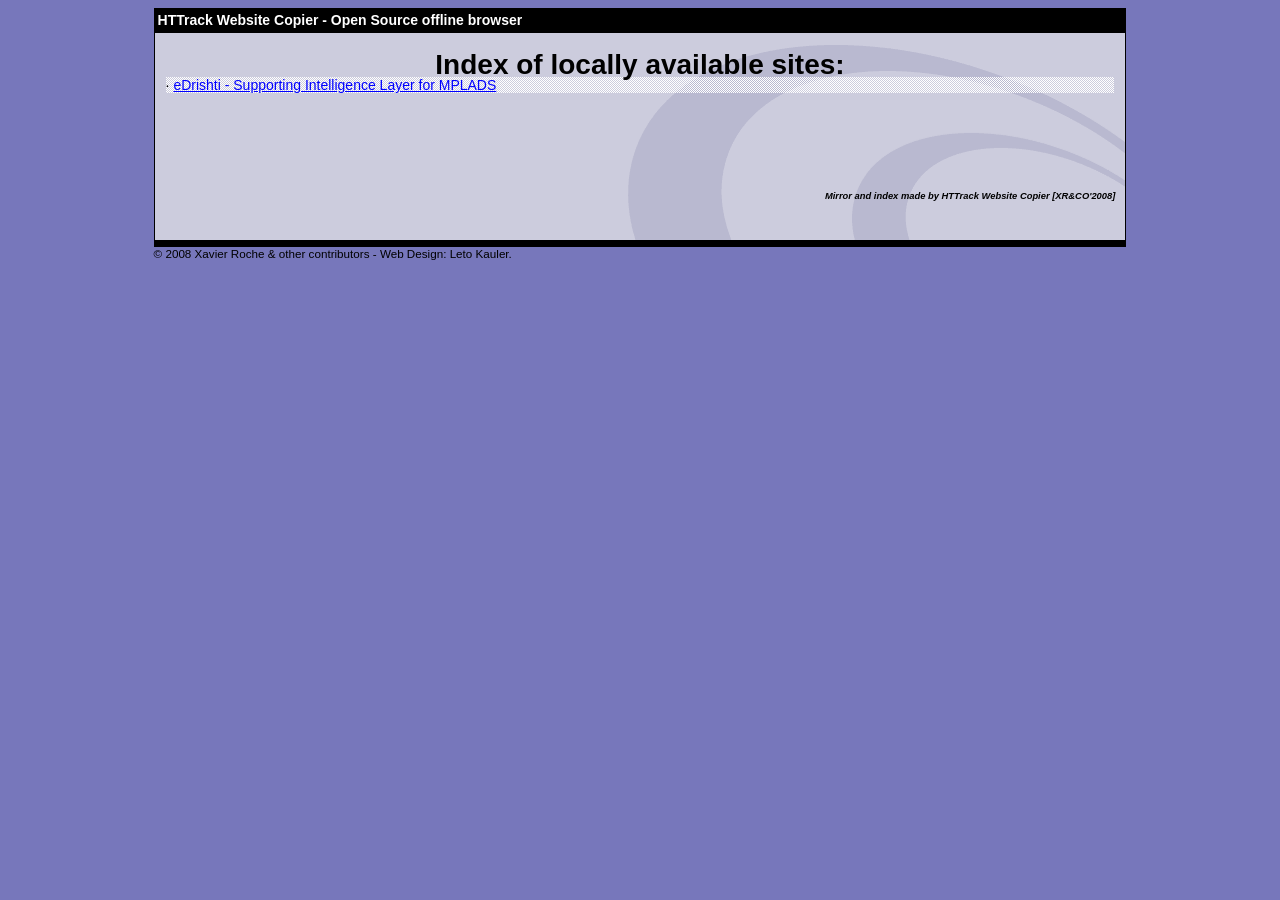
<file: index.html>
<html xmlns="http://www.w3.org/1999/xhtml" lang="en">

<head>
	<meta http-equiv="Content-Type" content="text/html; charset=utf-8" />
	
	<title>Local index - HTTrack Website Copier</title>
  <!-- Mirror and index made by HTTrack Website Copier/3.49-2 [XR&CO'2014] -->
	<style type="text/css">
	<!--

body {
	margin: 0;  padding: 0;  margin-bottom: 15px;  margin-top: 8px;
	background: #77b;
}
body, td {
	font: 14px "Trebuchet MS", Verdana, Arial, Helvetica, sans-serif;
	}

#subTitle {
	background: #000;  color: #fff;  padding: 4px;  font-weight: bold; 
	}

#siteNavigation a, #siteNavigation .current {
	font-weight: bold;  color: #448;
	}
#siteNavigation a:link    { text-decoration: none; }
#siteNavigation a:visited { text-decoration: none; }

#siteNavigation .current { background-color: #ccd; }

#siteNavigation a:hover   { text-decoration: none;  background-color: #fff;  color: #000; }
#siteNavigation a:active  { text-decoration: none;  background-color: #ccc; }


a:link    { text-decoration: underline;  color: #00f; }
a:visited { text-decoration: underline;  color: #000; }
a:hover   { text-decoration: underline;  color: #c00; }
a:active  { text-decoration: underline; }

#pageContent {
	clear: both;
	border-bottom: 6px solid #000;
	padding: 10px;  padding-top: 20px;
	line-height: 1.65em;
	background-image: url(backblue.gif);
	background-repeat: no-repeat;
	background-position: top right;
	}

#pageContent, #siteNavigation {
	background-color: #ccd;
	}


.imgLeft  { float: left;   margin-right: 10px;  margin-bottom: 10px; }
.imgRight { float: right;  margin-left: 10px;   margin-bottom: 10px; }

hr { height: 1px;  color: #000;  background-color: #000;  margin-bottom: 15px; }

h1 { margin: 0;  font-weight: bold;  font-size: 2em; }
h2 { margin: 0;  font-weight: bold;  font-size: 1.6em; }
h3 { margin: 0;  font-weight: bold;  font-size: 1.3em; }
h4 { margin: 0;  font-weight: bold;  font-size: 1.18em; }

.blak { background-color: #000; }
.hide { display: none; }
.tableWidth { min-width: 400px; }

.tblRegular       { border-collapse: collapse; }
.tblRegular td    { padding: 6px;  background-image: url(fade.gif);  border: 2px solid #99c; }
.tblHeaderColor, .tblHeaderColor td { background: #99c; }
.tblNoBorder td   { border: 0; }



</style>

</head>

<table width="76%" border="0" align="center" cellspacing="0" cellpadding="3" class="tableWidth">
	<tr>
	<td id="subTitle">HTTrack Website Copier - Open Source offline browser</td>
	</tr>
</table>
<table width="76%" border="0" align="center" cellspacing="0" cellpadding="0" class="tableWidth">
<tr class="blak">
<td>
	<table width="100%" border="0" align="center" cellspacing="1" cellpadding="0">
	<tr>
	<td colspan="6"> 
		<table width="100%" border="0" align="center" cellspacing="0" cellpadding="10">
		<tr> 
		<td id="pageContent"> 
<!-- ==================== End prologue ==================== -->

	<meta name="generator" content="HTTrack Website Copier/3.x">
	<TITLE>Local index - HTTrack</TITLE>
</HEAD>
<BODY>
<H1 ALIGN=Center>Index of locally available sites:</H1>
	<TABLE BORDER="0" WIDTH="100%" CELLSPACING="1" CELLPADDING="0">
		<TR>
			<TD BACKGROUND="fade.gif">
				&middot;
					<A HREF="www.bharatnowsolutions.com/index.html">
						eDrishti - Supporting Intelligence Layer for MPLADS
					</A>		
			</TD>
		</TR>
	</TABLE>
	<BR>
	<BR>
	<BR>
  	<H6 ALIGN="RIGHT">
	<I>Mirror and index made by HTTrack Website Copier [XR&amp;CO'2008]</I>
	</H6>


<!-- ==================== Start epilogue ==================== -->
		</td>
		</tr>
		</table>
	</td>
	</tr>
	</table>
</td>
</tr>
</table>

<table width="76%" border="0" align="center" valign="bottom" cellspacing="0" cellpadding="0">
	<tr>
	<td id="footer"><small>&copy; 2008 Xavier Roche & other contributors - Web Design: Leto Kauler.</small></td>
	</tr>
</table>

</body>

</html>
</file>
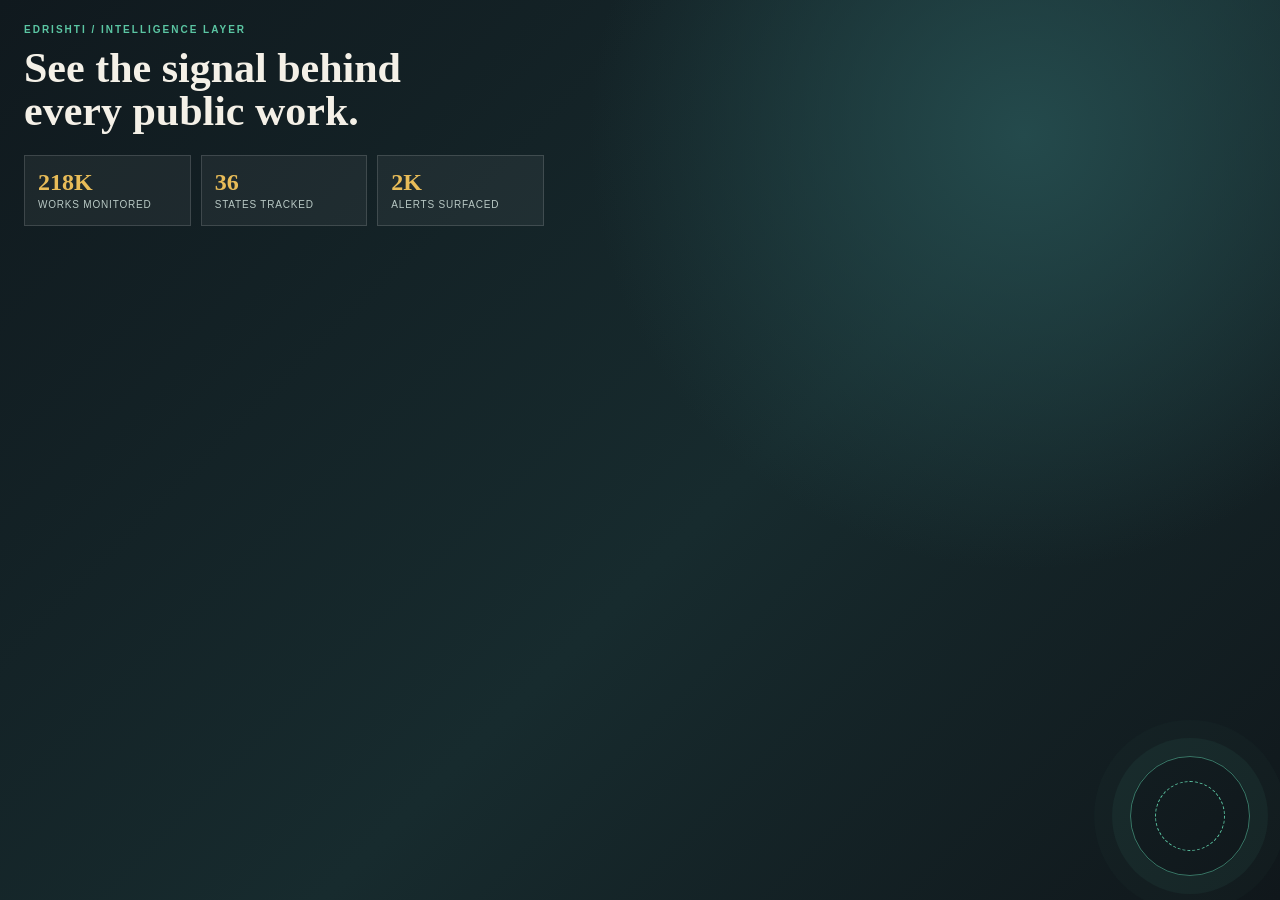
<file: www.bharatnowsolutions.com/overview.html>
<!doctype html>
<html lang="en">
  <head>
    <meta charset="utf-8" />
    <meta name="viewport" content="width=device-width, initial-scale=1" />
    <title>eDrishti System Overview</title>
    <style>
      :root {
        --ink: #f4f0e7;
        --muted: #b8c8c4;
        --green: #5bc6a3;
        --amber: #e8bc58;
      }
      * {
        box-sizing: border-box;
      }
      html,
      body {
        height: 100%;
        margin: 0;
      }
      body {
        display: grid;
        place-items: center;
        overflow: hidden;
        color: var(--ink);
        background:
          radial-gradient(circle at 80% 15%, #244a4c 0, transparent 34%),
          linear-gradient(135deg, #10191e, #172b2e 56%, #10171b);
        font:
          14px Georgia,
          serif;
      }
      .scene {
        width: 100%;
        height: 100%;
        padding: 24px;
        position: relative;
      }
      .label {
        color: var(--green);
        font:
          700 10px Arial,
          sans-serif;
        letter-spacing: 0.2em;
        text-transform: uppercase;
      }
      h1 {
        max-width: 400px;
        margin: 12px 0 22px;
        font-size: clamp(24px, 4vw, 42px);
        line-height: 1.02;
        font-weight: 600;
      }
      .signal {
        display: grid;
        grid-template-columns: repeat(3, 1fr);
        gap: 10px;
        max-width: 520px;
      }
      .metric {
        padding: 13px;
        border: 1px solid #ffffff24;
        background: #ffffff0d;
      }
      .metric strong {
        display: block;
        color: var(--amber);
        font-size: 24px;
      }
      .metric span {
        color: var(--muted);
        font:
          10px Arial,
          sans-serif;
        letter-spacing: 0.08em;
        text-transform: uppercase;
      }
      .pulse {
        position: absolute;
        right: 30px;
        bottom: 24px;
        width: 120px;
        height: 120px;
        border: 1px solid #5bc6a388;
        border-radius: 50%;
        box-shadow:
          0 0 0 18px #5bc6a30f,
          0 0 0 36px #5bc6a306;
      }
      .pulse:after {
        content: "";
        position: absolute;
        inset: 24px;
        border: 1px dashed var(--green);
        border-radius: 50%;
      }
      @media (max-width: 520px) {
        .scene {
          padding: 18px;
        }
        .pulse {
          right: 18px;
          bottom: 18px;
          transform: scale(0.7);
          transform-origin: bottom right;
        }
      }
    </style>
  </head>
  <body>
    <main class="scene">
      <div class="label">eDrishti / intelligence layer</div>
      <h1>See the signal behind every public work.</h1>
      <section class="signal" aria-label="Monitoring signals">
        <div class="metric">
          <strong>218K</strong><span>Works monitored</span>
        </div>
        <div class="metric"><strong>36</strong><span>States tracked</span></div>
        <div class="metric">
          <strong>2K</strong><span>Alerts surfaced</span>
        </div>
      </section>
      <div class="pulse" aria-hidden="true"></div>
    </main>
  </body>
</html>
</file>
